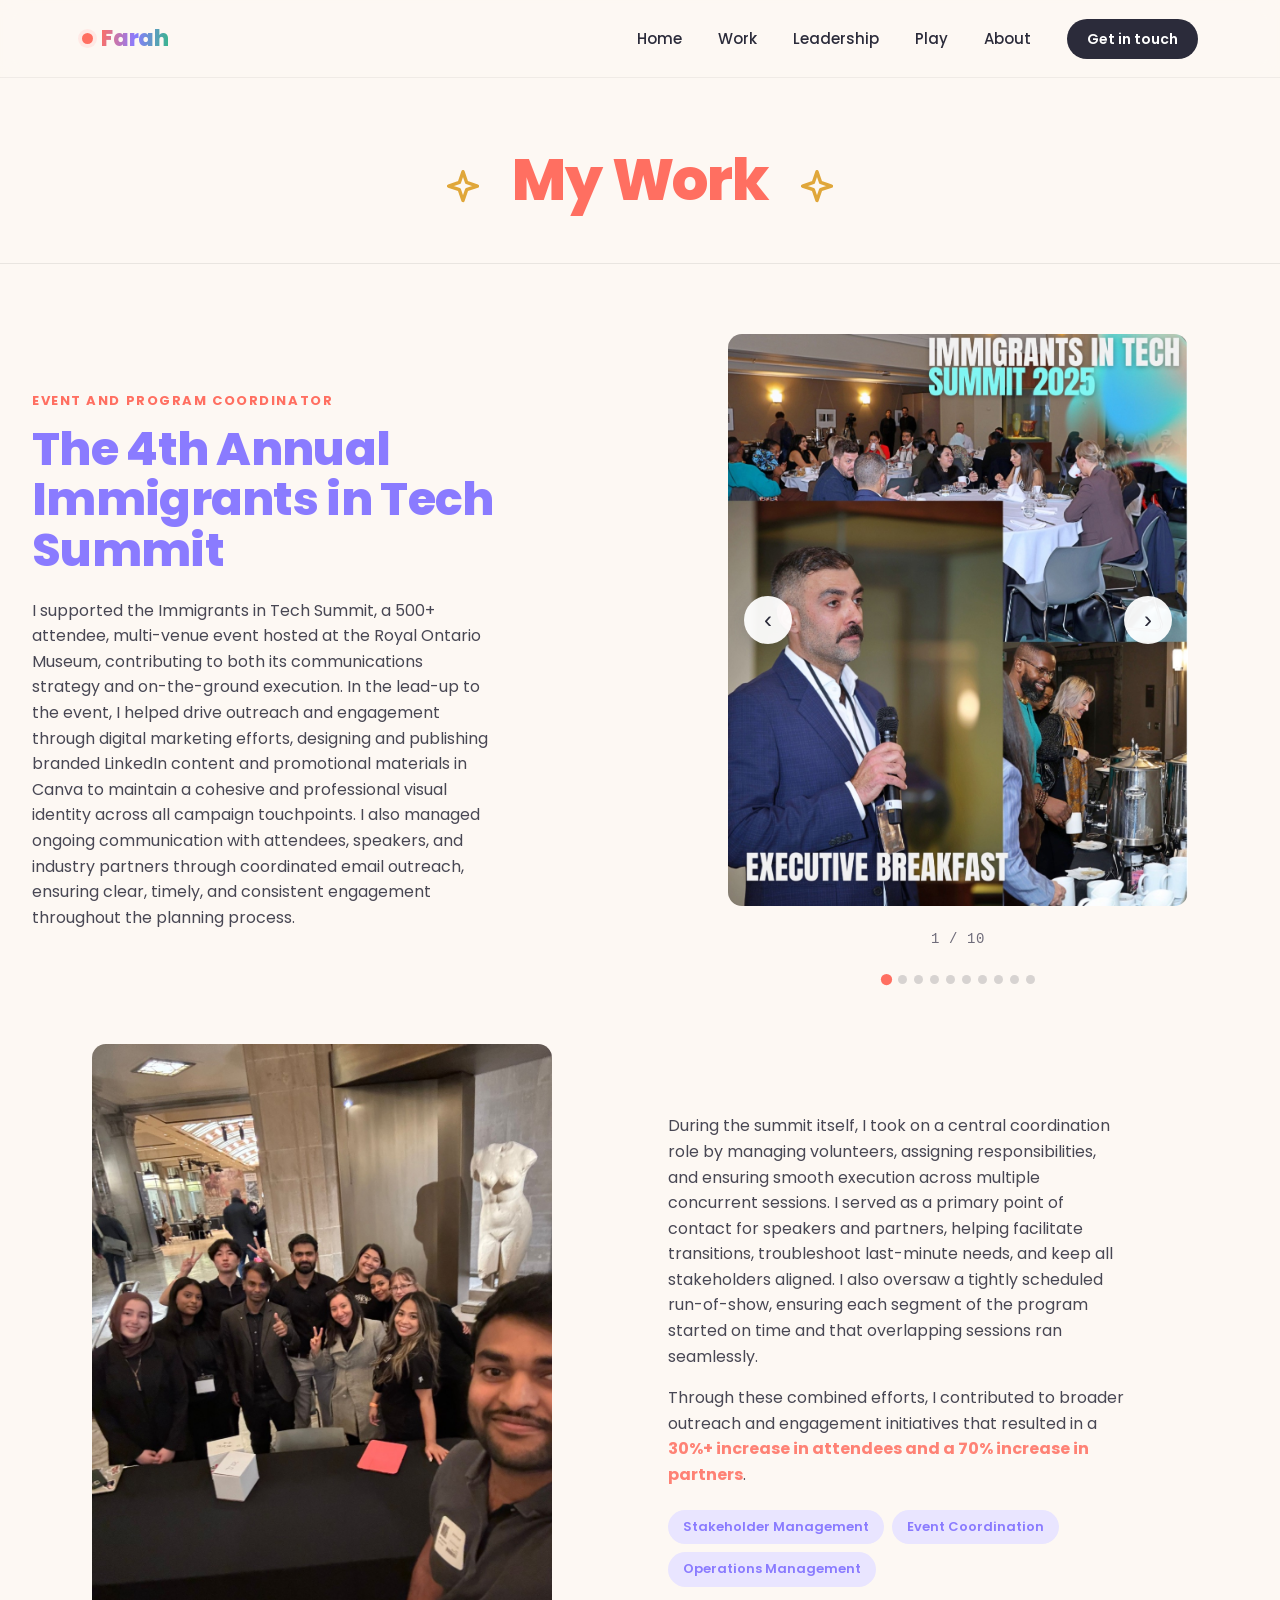
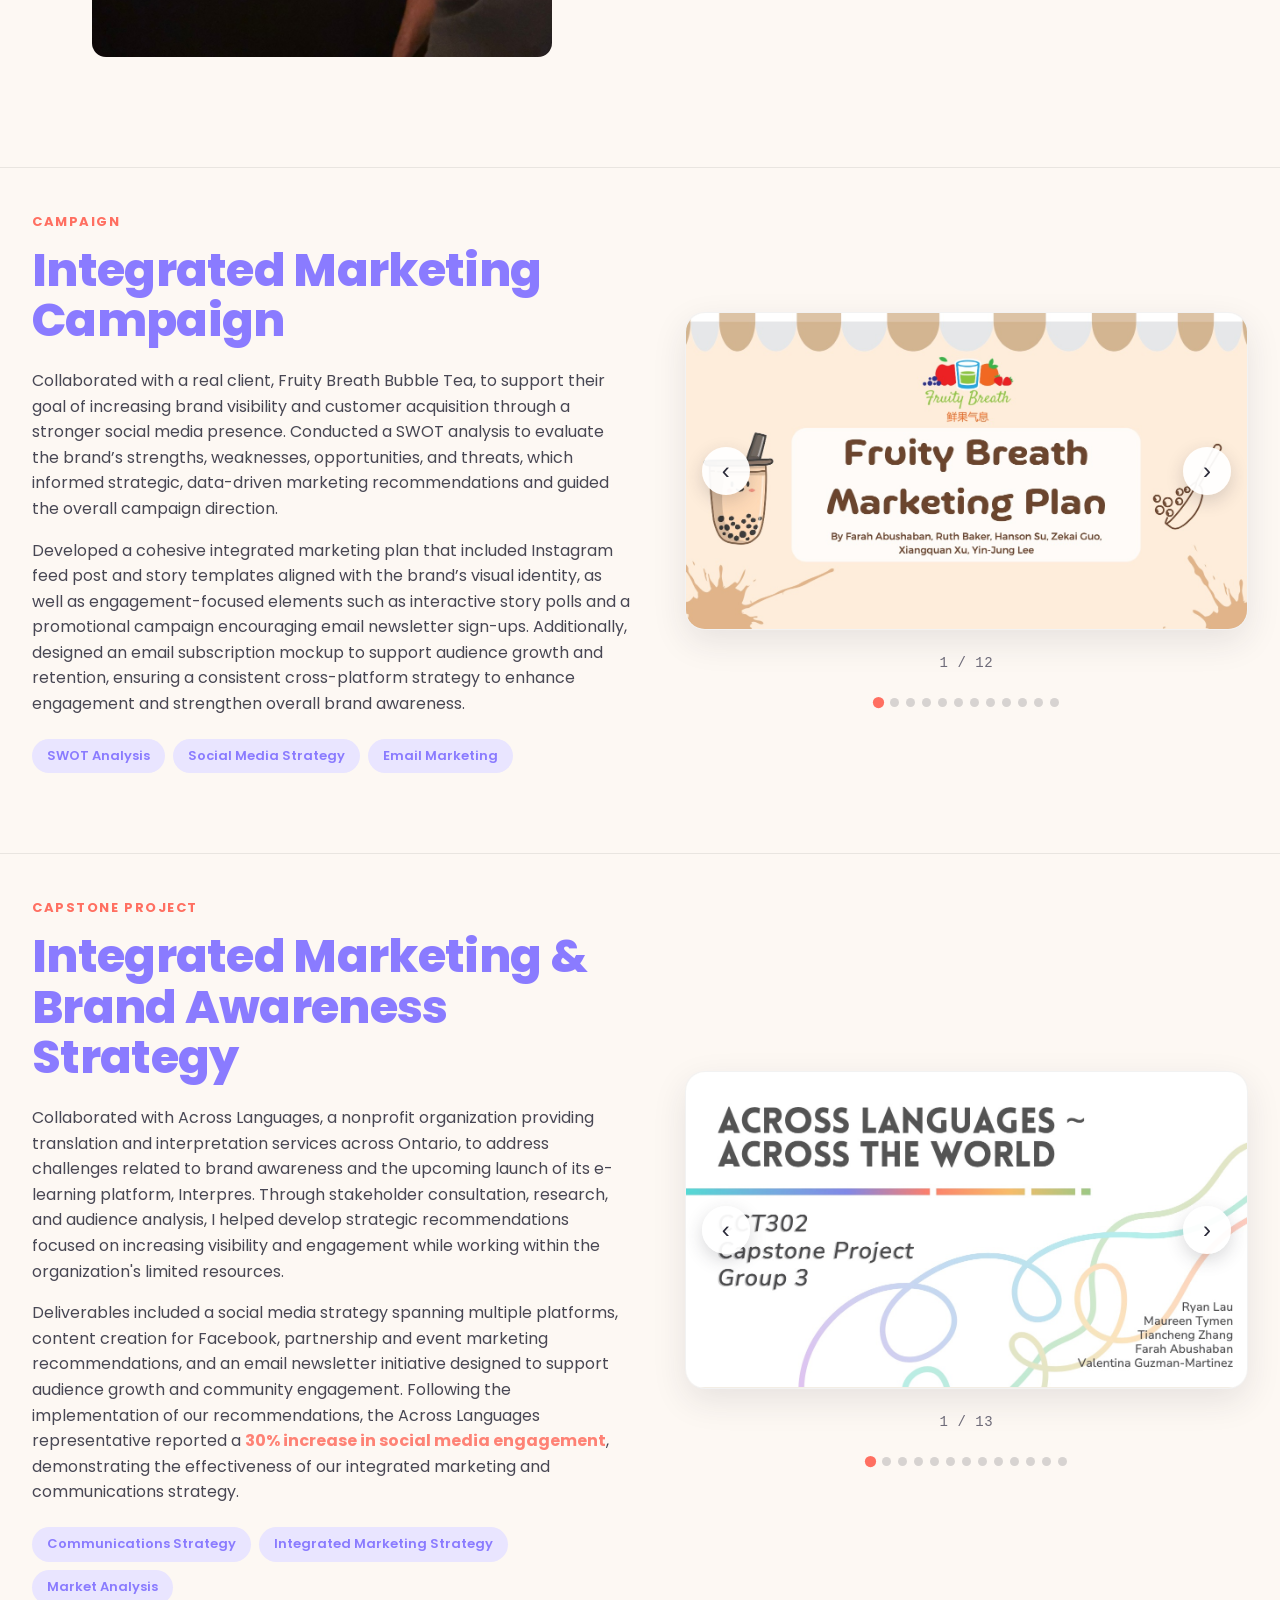
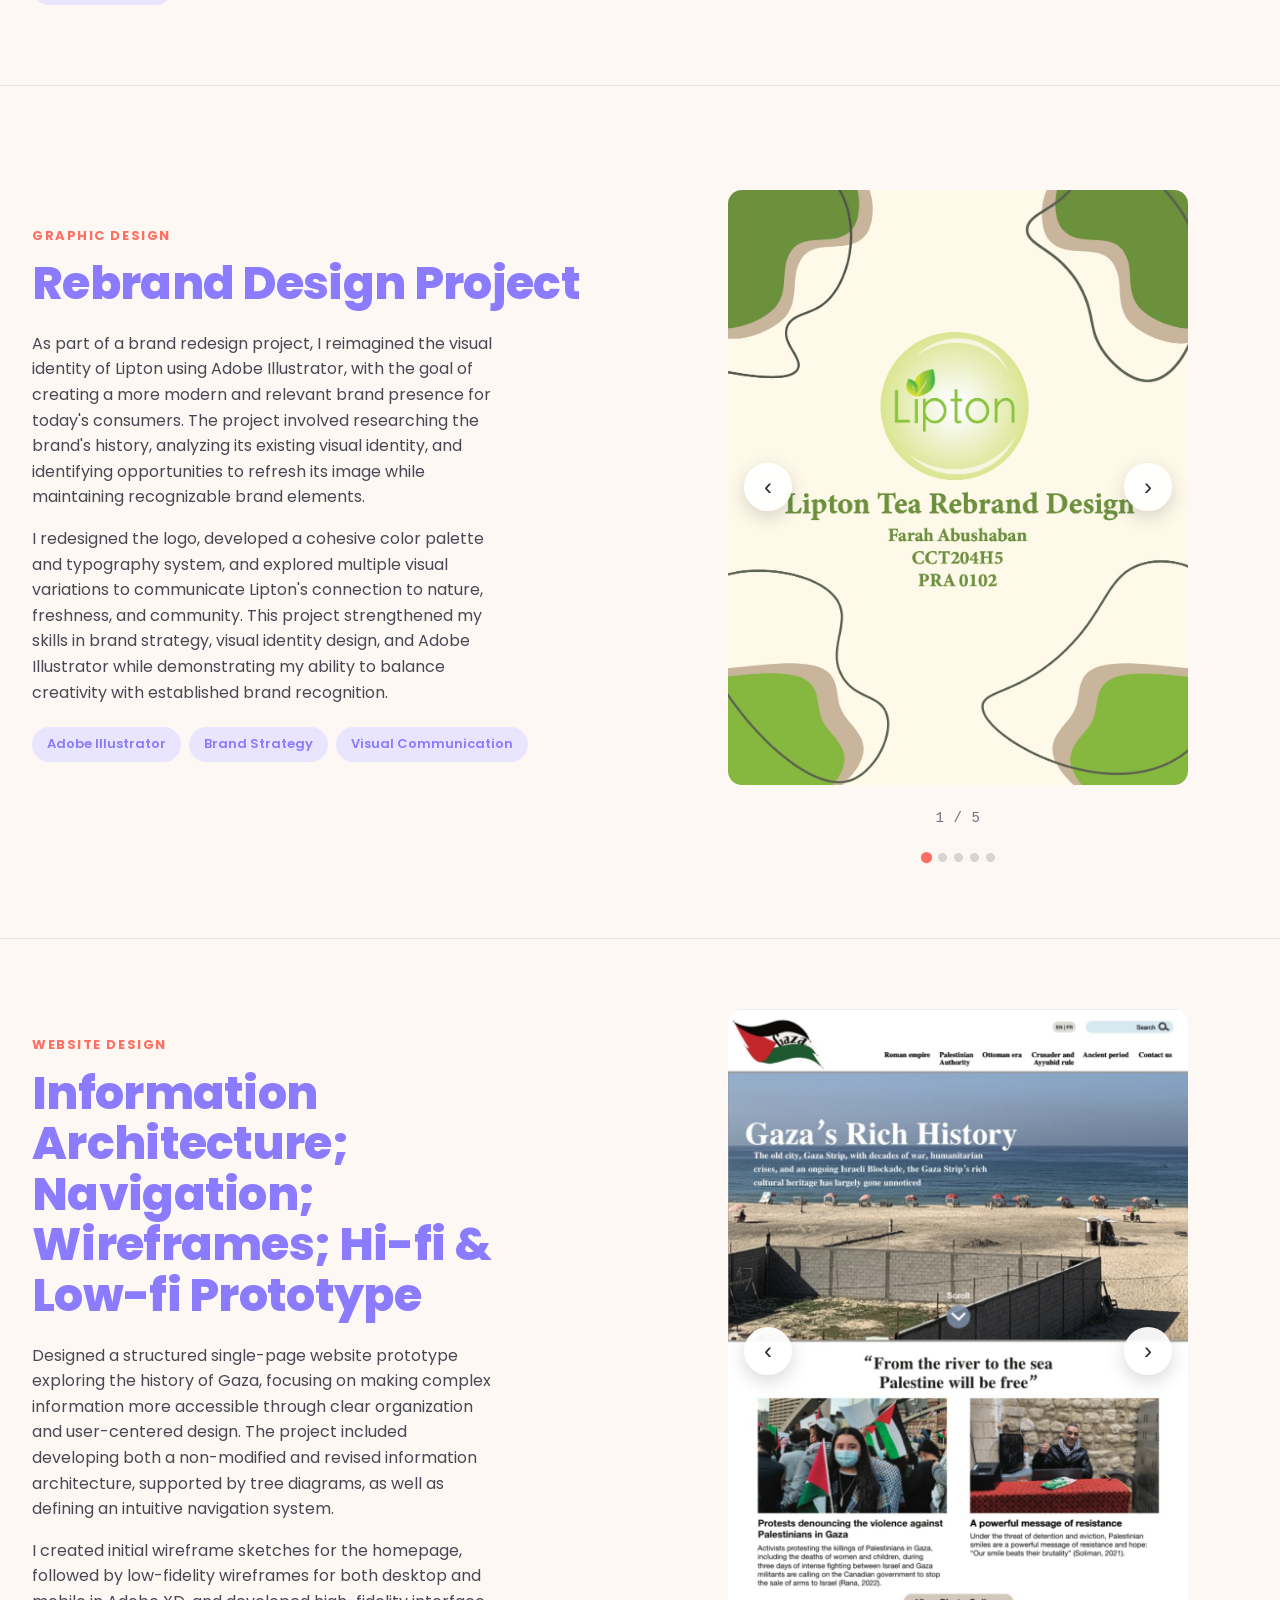
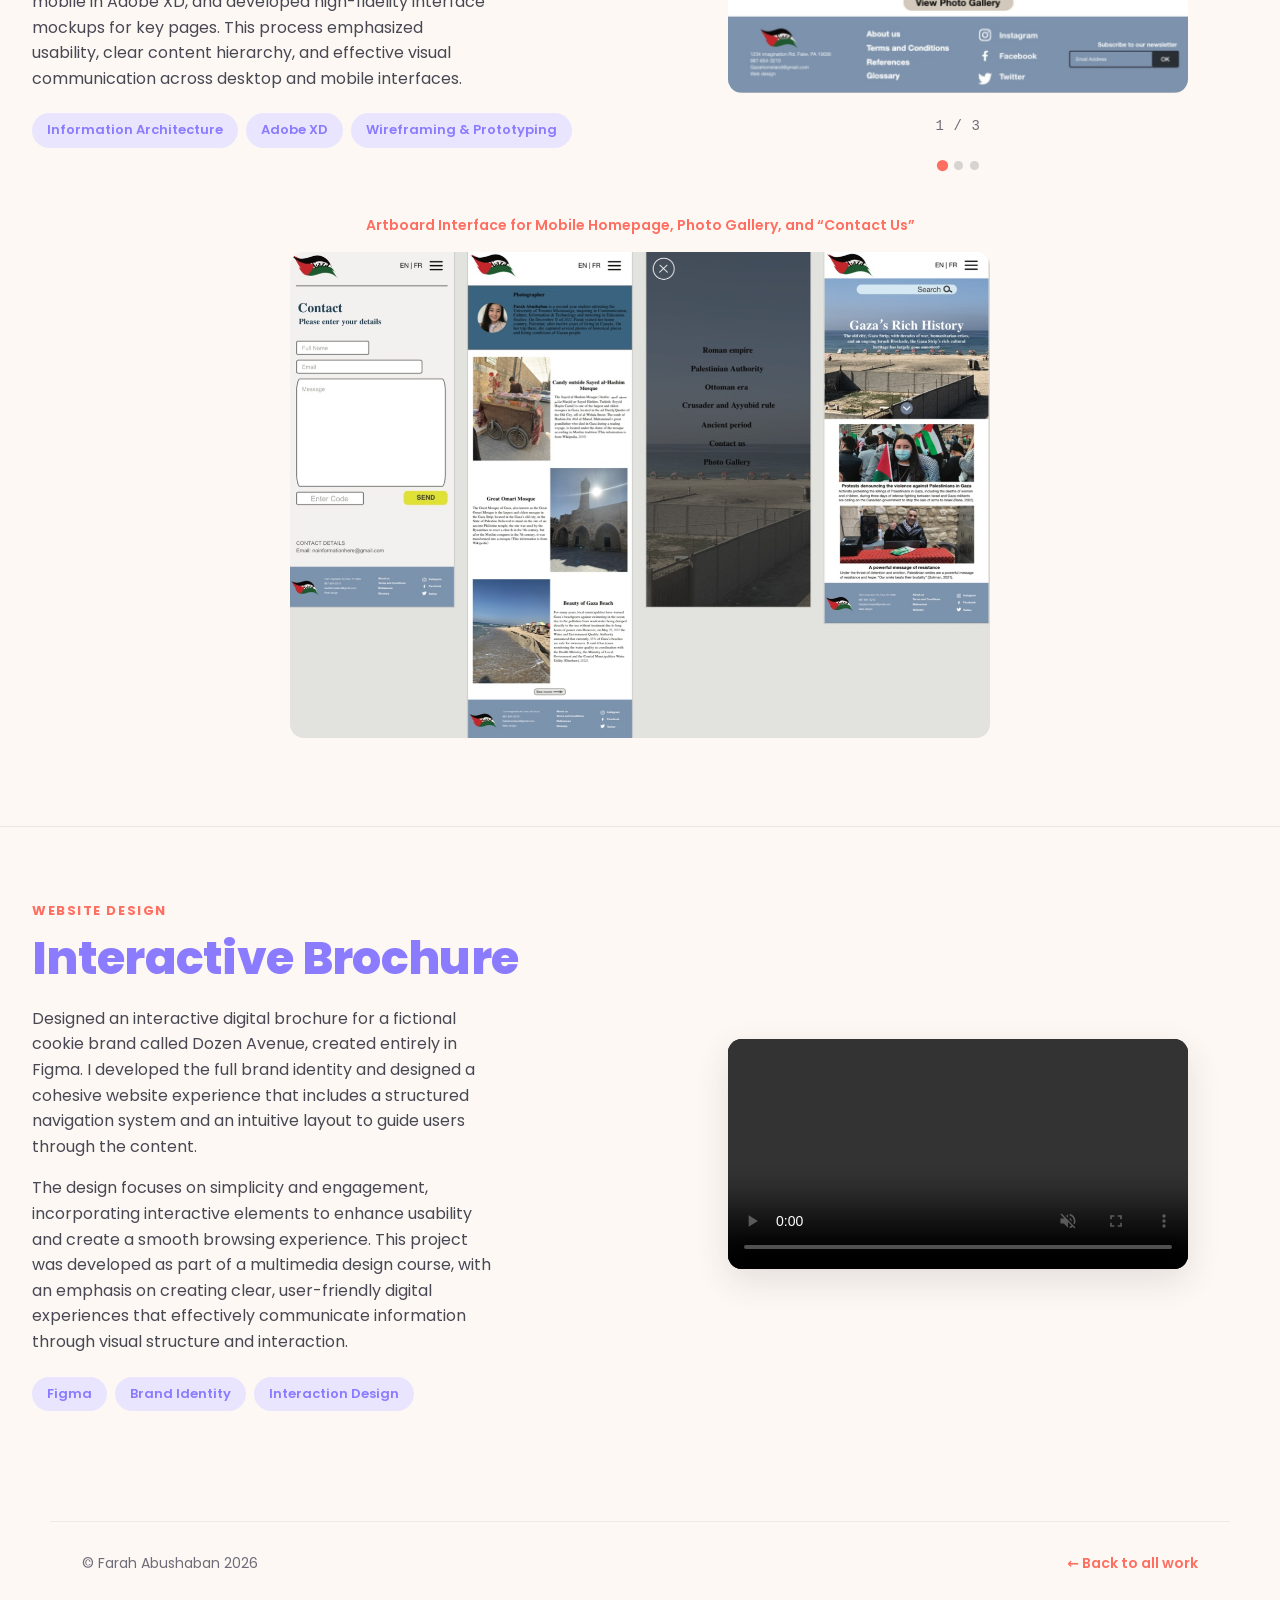
<file: projects/project-one.html>
<!DOCTYPE html>
<html lang="en">
<head>
<meta charset="UTF-8">
<meta name="viewport" content="width=device-width, initial-scale=1">
<title>Selected Work — Farah Abushaban</title>
<link rel="preconnect" href="https://fonts.googleapis.com">
<link rel="preconnect" href="https://fonts.gstatic.com" crossorigin>
<link href="https://fonts.googleapis.com/css2?family=Poppins:wght@400;500;600;700;800&display=swap" rel="stylesheet">
<style>
  :root{
    --bg:#fdf8f3;
    --ink:#2b2b3a;
    --muted:#6f6c7a;
    --accent:#ff6f61;
    --accent-soft:#ffe9e5;
    --violet:#8a7bff;
    --lilac:#e9e5ff;
    --mint:#dcf2e8;
    --butter:#fdeecb;
    --nav-h:78px;
  }
  *{box-sizing:border-box;}
  html{scroll-behavior:smooth;}
  body{
    margin:0;font-family:'Poppins',system-ui,sans-serif;
    background:var(--bg);color:var(--ink);
    -webkit-font-smoothing:antialiased;line-height:1.6;
  }
  a{color:inherit;text-decoration:none;}

  .ph{
    position:relative;background-color:#efe9e2;
    background-image:repeating-linear-gradient(45deg,
      rgba(0,0,0,.045) 0 12px, rgba(0,0,0,0) 12px 24px);
    display:flex;align-items:center;justify-content:center;
    color:#9a958c;font-family:ui-monospace,'SF Mono',Menlo,monospace;
    font-size:12px;letter-spacing:.06em;text-transform:uppercase;overflow:hidden;
  }

  /* ---------- nav ---------- */
  header{
    position:sticky;top:0;z-index:50;height:var(--nav-h);
    background:rgba(253,248,243,.85);backdrop-filter:blur(10px);
    border-bottom:1px solid rgba(0,0,0,.05);
  }
  nav{
    max-width:1180px;margin:0 auto;height:100%;padding:0 32px;
    display:flex;align-items:center;justify-content:space-between;
  }
  .logo{font-weight:800;font-size:22px;letter-spacing:-.01em;display:inline-flex;align-items:center;gap:8px;}
  .logo .dot{width:11px;height:11px;border-radius:50%;background:var(--accent);box-shadow:0 0 0 4px var(--accent-soft);flex:none;transition:transform .25s ease;}
  .logo .name{
    background:linear-gradient(95deg,var(--accent) 0%,var(--violet) 50%,#37b88a 100%);
    -webkit-background-clip:text;background-clip:text;color:transparent;position:relative;
  }
  .logo .name::after{content:"";position:absolute;left:0;right:0;bottom:-3px;height:5px;border-radius:4px;
    background:var(--accent-soft);transform:scaleX(0);transform-origin:left;transition:transform .25s ease;}
  .logo:hover .name::after{transform:scaleX(1);}
  .logo:hover .dot{transform:translateY(-3px) scale(1.15);}
  .nav-back{display:inline-flex;align-items:center;gap:8px;font-weight:600;font-size:15px;color:var(--muted);transition:.18s ease;}
  .nav-back:hover{color:var(--accent);}
  .nav-links{display:flex;align-items:center;gap:36px;font-weight:500;font-size:15px;margin:0;padding:0;}
  .nav-links > li{position:relative;list-style:none;}
  .nav-links ul{list-style:none;margin:0;padding:0;}
  .nav-links a:hover{color:var(--accent);}
  .has-menu > span{cursor:default;display:inline-flex;align-items:center;gap:6px;transition:color .18s ease;}
  .has-menu:hover > span{color:var(--accent);}
  .has-menu > span::after{content:"";width:6px;height:6px;border-right:2px solid currentColor;border-bottom:2px solid currentColor;transform:rotate(45deg);margin-top:-3px;opacity:.6;}
  .dropdown{
    position:absolute;top:calc(100% + 14px);left:50%;transform:translateX(-50%) translateY(8px);
    background:#fff;border-radius:18px;padding:10px;min-width:180px;
    box-shadow:0 18px 40px rgba(43,43,58,.12);
    opacity:0;visibility:hidden;transition:.18s ease;
  }
  .dropdown::before{content:"";position:absolute;top:-16px;left:0;right:0;height:16px;}
  .has-menu:hover .dropdown{opacity:1;visibility:visible;transform:translateX(-50%) translateY(0);}
  .dropdown li a{display:block;padding:10px 14px;border-radius:12px;font-size:14px;color:var(--muted);}
  .dropdown li a:hover{background:var(--accent-soft);color:var(--accent);}
  .nav-cta{
    background:var(--ink);color:#fff;padding:10px 20px;border-radius:999px;
    font-weight:600;font-size:14px;transition:.18s ease;
  }
  .nav-cta:hover{background:var(--accent);color:#fff;}
  @media(max-width:900px){.nav-links{display:none;}}

  /* ---------- project hero ---------- */
  .proj-hero{max-width:1180px;margin:0 auto;padding:56px 32px 20px;}
  .crumb{font-size:13px;font-weight:600;letter-spacing:.08em;text-transform:uppercase;color:var(--violet);margin-bottom:14px;}
  .proj-hero h1{font-size:clamp(34px,4.6vw,58px);font-weight:800;letter-spacing:-.02em;margin:0 0 16px;text-wrap:balance;color:var(--accent);}
  .proj-hero .lede{font-size:19px;color:var(--muted);max-width:42em;margin:0;}

  /* ---------- layout: about + viewer ---------- */
  .case{
    max-width:1320px;margin:0 auto;padding:40px 32px 80px;
    display:grid;grid-template-columns:minmax(0,1fr) clamp(360px,44vw,660px);gap:54px;align-items:center;
    min-height:62vh;
  }
  .meta{display:flex;flex-direction:column;gap:14px;}
  .meta .row{display:flex;flex-direction:column;gap:2px;}
  .meta .k{font-size:12px;font-weight:600;letter-spacing:.07em;text-transform:uppercase;color:var(--violet);}
  .meta .v{font-size:15px;color:var(--ink);}
  .overview p{font-size:16px;color:var(--ink);opacity:.86;margin:0 0 16px;}
  .overview p:last-of-type{margin-bottom:0;}
  .chips{display:flex;flex-wrap:wrap;gap:8px;margin-top:22px;}
  .chip{font-size:13px;font-weight:600;color:var(--violet);background:var(--lilac);padding:7px 15px;border-radius:999px;}

  /* ---------- slides viewer ---------- */
  .viewer{display:flex;flex-direction:column;gap:16px;min-width:0;margin-top:38px;}
  .viewer .page{
    background:#fff;border-radius:20px;overflow:hidden;
    box-shadow:0 12px 34px rgba(43,43,58,.10);border:1px solid rgba(0,0,0,.05);
  }
  .viewer .page img{display:block;width:100%;height:auto;}
  .viewer .page.ph{aspect-ratio:16/10;border-radius:20px;}
  .page-num{
    position:absolute;top:14px;left:14px;background:rgba(43,43,58,.78);color:#fff;
    font-family:ui-monospace,Menlo,monospace;font-size:12px;padding:5px 11px;border-radius:999px;letter-spacing:.04em;
  }
  .embed-wrap{background:#fff;border-radius:20px;overflow:hidden;box-shadow:0 12px 34px rgba(43,43,58,.10);border:1px solid rgba(0,0,0,.05);}
  .embed-wrap iframe{display:block;width:100%;height:78vh;border:0;}

  /* ---------- carousel ---------- */
  .carousel{position:relative;background:#fff;border-radius:20px;overflow:hidden;box-shadow:0 12px 34px rgba(43,43,58,.10);border:1px solid rgba(0,0,0,.05);}
  .carousel .stage{aspect-ratio:16/9;background:#f3ede4;}
  .carousel .stage img{width:100%;height:100%;object-fit:contain;display:block;transition:opacity .45s ease;}
  /* slideshow: no frame, photos shown at their own dimensions */
  .carousel.slideshow{background:none;border:0;border-radius:14px;box-shadow:none;overflow:visible;}
  .carousel.slideshow .stage{aspect-ratio:auto;background:none;border-radius:14px;overflow:hidden;}
  .carousel.slideshow .stage img{width:100%;height:auto;object-fit:contain;}

  /* ---------- project three: two-row media layout ---------- */
  #project-three .case,#project-four .case,#project-five .case,#project-six .case{display:flex;flex-direction:column;gap:0;min-height:0;align-items:stretch;}
  .p3-head{margin-bottom:8px;}
  .p3-row{display:grid;grid-template-columns:1fr 1fr;gap:56px;align-items:center;padding:30px 0;}
  .p3-row.flip{grid-template-columns:1fr 1fr;}
  .p3-row .overview p:first-child{margin-top:0;}
  .p3-row .overview p{max-width:46ch;}
  .p3-row .viewer{margin-top:0;max-width:460px;width:100%;justify-self:center;}
  .p3-row .chips{margin-top:22px;}
  #project-four .p3-row .viewer{transform:translateY(34px);}
  .p3-figure{margin:14px 0 0;text-align:center;}
  .p3-figcap{font-size:14px;font-weight:600;color:var(--accent);margin-bottom:16px;}
  .p3-figure img{width:100%;max-width:700px;height:auto;border-radius:14px;display:inline-block;}
  .p3-video{width:100%;border-radius:14px;display:block;box-shadow:0 12px 34px rgba(43,43,58,.12);background:#000;}
  /* framed-but-fitted carousel for portrait photos */
  .carousel.fitted{background:none;border:0;border-radius:14px;box-shadow:none;overflow:visible;}
  .carousel.fitted .stage{aspect-ratio:auto;background:none;border-radius:14px;overflow:hidden;}
  .carousel.fitted .stage img{width:100%;height:auto;object-fit:contain;}
  @media(max-width:900px){
    .p3-row,.p3-row.flip{grid-template-columns:1fr;gap:24px;}
    .p3-row .viewer{max-width:420px;margin-inline:auto;}
    .p3-row.flip .viewer{order:-1;}
  }
  .nav-arrow{position:absolute;top:50%;transform:translateY(-50%);width:48px;height:48px;border-radius:50%;border:0;
    background:rgba(255,255,255,.94);box-shadow:0 6px 18px rgba(43,43,58,.18);font-size:24px;line-height:1;color:var(--ink);
    cursor:pointer;display:flex;align-items:center;justify-content:center;transition:.18s ease;}
  .nav-arrow:hover{background:var(--accent);color:#fff;transform:translateY(-50%) scale(1.06);}
  .nav-arrow.prev{left:16px;} .nav-arrow.next{right:16px;}
  .carousel-bar{display:flex;align-items:center;justify-content:center;gap:20px;margin-top:6px;}
  .counter{font-family:ui-monospace,Menlo,monospace;color:var(--muted);font-size:14px;letter-spacing:.04em;}
  .dots{display:flex;flex-wrap:wrap;gap:7px;justify-content:center;margin-top:8px;max-width:100%;margin-inline:auto;}
  .dots button{width:9px;height:9px;border-radius:50%;border:0;padding:0;background:rgba(43,43,58,.18);cursor:pointer;transition:.18s ease;}
  .dots button.active{background:var(--accent);transform:scale(1.25);}

  footer{
    max-width:1180px;margin:0 auto;padding:30px 32px 60px;
    display:flex;justify-content:space-between;align-items:center;
    color:var(--muted);font-size:14px;flex-wrap:wrap;gap:12px;border-top:1px solid rgba(0,0,0,.06);
  }
  .footer-back{color:var(--accent);font-weight:600;}

  @media(max-width:1150px){
    .case{grid-template-columns:1fr;gap:30px;padding-top:24px;min-height:0;}
    .viewer{max-width:620px;}
    .overview p{font-size:16px;}
  }

  /* ---------- stacked project sections ---------- */
  .page-hero{text-align:center;}
  .page-hero h1{color:var(--accent);}
  .hero-row{display:flex;align-items:center;justify-content:center;gap:26px;flex-wrap:wrap;}
  .hero-ico{display:inline-flex;align-items:center;gap:16px;}
  .hero-ico svg{width:46px;height:46px;}
  .hero-ico .blob{display:inline-flex;align-items:center;justify-content:center;width:60px;height:60px;border-radius:50%;}
  @media(max-width:600px){.hero-ico svg{width:32px;height:32px;}.hero-ico .blob{width:50px;height:50px;}.hero-row{gap:16px;}}
  [id]{scroll-margin-top:100px;}
  .project{border-top:1px solid rgba(0,0,0,.08);}
  .project:first-of-type{border-top:0;}
  .proj-tag{display:inline-block;font-size:13px;font-weight:700;letter-spacing:.12em;text-transform:uppercase;color:var(--accent);margin-bottom:12px;}
  .proj-title{font-size:clamp(30px,3.6vw,46px);font-weight:800;letter-spacing:-.015em;color:var(--accent);margin:0 0 22px;line-height:1.1;}
  .muted-note{font-size:14.5px;font-style:italic;color:var(--muted);opacity:.9;}
  .ph-stage{aspect-ratio:16/9;background-color:#efe9e2;
    background-image:repeating-linear-gradient(45deg,rgba(0,0,0,.045) 0 12px,rgba(0,0,0,0) 12px 24px);
    display:flex;align-items:center;justify-content:center;color:#9a958c;
    font-family:ui-monospace,Menlo,monospace;font-size:13px;letter-spacing:.06em;text-transform:uppercase;}
</style>
</head>
<body>

  <header>
    <nav>
      <a class="logo" href="../index.html"><span class="dot"></span><span class="name">Farah</span></a>
      <ul class="nav-links">
        <li><a href="../index.html">Home</a></li>
        <li><a href="project-one.html">Work</a></li>
        <li><a href="leadership.html">Leadership</a></li>
        <li><a href="../play.html">Play</a></li>
        <li><a href="../index.html#about">About</a></li>
        <li><a class="nav-cta" href="../index.html#connect">Get in touch</a></li>
      </ul>
    </nav>
  </header>

  <!-- PAGE HERO -->
  <section class="proj-hero page-hero">
    <div class="hero-row">
      <span class="hero-ico left">
        <svg viewBox="0 0 24 24" fill="none" stroke="#e0a73a" stroke-width="1.8" stroke-linecap="round" stroke-linejoin="round"><path d="M12 3.5l1.9 5.6 5.6 1.9-5.6 1.9L12 18.5l-1.9-5.6L4.5 11l5.6-1.9L12 3.5Z"/></svg>
      </span>
      <h1>My Work</h1>
      <span class="hero-ico right">
        <svg viewBox="0 0 24 24" fill="none" stroke="#e0a73a" stroke-width="1.8" stroke-linecap="round" stroke-linejoin="round"><path d="M12 3.5l1.9 5.6 5.6 1.9-5.6 1.9L12 18.5l-1.9-5.6L4.5 11l5.6-1.9L12 3.5Z"/></svg>
      </span>
    </div>
  </section>

  <!-- PROJECT THREE -->
  <section class="project" id="project-three">
    <div class="case">

      <!-- Row 1: heading + intro paragraph (left) + slideshow (right) -->
      <div class="p3-row">
        <div class="overview">
          <span class="proj-tag">Event and Program Coordinator</span>
          <h2 class="proj-title" style="color:var(--violet)">The 4th Annual Immigrants in Tech Summit</h2>
          <p>I supported the Immigrants in Tech Summit, a 500+ attendee, multi-venue event hosted at the Royal Ontario Museum, contributing to both its communications strategy and on-the-ground execution. In the lead-up to the event, I helped drive outreach and engagement through digital marketing efforts, designing and publishing branded LinkedIn content and promotional materials in Canva to maintain a cohesive and professional visual identity across all campaign touchpoints. I also managed ongoing communication with attendees, speakers, and industry partners through coordinated email outreach, ensuring clear, timely, and consistent engagement throughout the planning process.</p>
        </div>
        <div class="viewer">
          <div class="carousel fitted" data-slides="slidesData4">
            <div class="stage"><img class="slide-img" alt="Immigrants in Tech Summit program"></div>
            <button class="nav-arrow prev" aria-label="Previous slide">‹</button>
            <button class="nav-arrow next" aria-label="Next slide">›</button>
          </div>
          <div class="carousel-bar">
            <span class="counter"><span class="cur">1</span> / <span class="total">10</span></span>
          </div>
          <div class="dots"></div>
        </div>
      </div>

      <!-- Row 2: slideshow (left) + coordination paragraph (right) -->
      <div class="p3-row flip">
        <div class="viewer">
          <div class="carousel slideshow" data-slides="slidesData3" data-autoplay>
            <div class="stage"><img class="slide-img" alt="Immigrants in Tech Summit photo"></div>
          </div>
        </div>
        <div class="overview">
          <p>During the summit itself, I took on a central coordination role by managing volunteers, assigning responsibilities, and ensuring smooth execution across multiple concurrent sessions. I served as a primary point of contact for speakers and partners, helping facilitate transitions, troubleshoot last-minute needs, and keep all stakeholders aligned. I also oversaw a tightly scheduled run-of-show, ensuring each segment of the program started on time and that overlapping sessions ran seamlessly.</p>
          <p>Through these combined efforts, I contributed to broader outreach and engagement initiatives that resulted in a <strong style="color:var(--accent);font-weight:700">30%+ increase in attendees and a 70% increase in partners</strong>.</p>
          <div class="chips">
            <span class="chip">Stakeholder Management</span>
            <span class="chip">Event Coordination</span>
            <span class="chip">Operations Management</span>
          </div>
        </div>
      </div>
    </div>
  </section>

  <!-- PROJECT ONE -->
  <section class="project" id="project-one">
    <div class="case">
      <div class="overview">
        <span class="proj-tag">Campaign</span>
        <h2 class="proj-title" style="color:var(--violet)">Integrated Marketing Campaign</h2>
        <p>Collaborated with a real client, Fruity Breath Bubble Tea, to support their goal of increasing brand visibility and customer acquisition through a stronger social media presence. Conducted a SWOT analysis to evaluate the brand’s strengths, weaknesses, opportunities, and threats, which informed strategic, data-driven marketing recommendations and guided the overall campaign direction.</p>
        <p>Developed a cohesive integrated marketing plan that included Instagram feed post and story templates aligned with the brand’s visual identity, as well as engagement-focused elements such as interactive story polls and a promotional campaign encouraging email newsletter sign-ups. Additionally, designed an email subscription mockup to support audience growth and retention, ensuring a consistent cross-platform strategy to enhance engagement and strengthen overall brand awareness.</p>
        <div class="chips">
          <span class="chip">SWOT Analysis</span>
          <span class="chip">Social Media Strategy</span>
          <span class="chip">Email Marketing</span>
        </div>
      </div>
      <div class="viewer">
        <div class="carousel" data-slides="slidesData">
          <div class="stage"><img class="slide-img" alt="Integrated Marketing Campaign slide"></div>
          <button class="nav-arrow prev" aria-label="Previous slide">‹</button>
          <button class="nav-arrow next" aria-label="Next slide">›</button>
        </div>
        <div class="carousel-bar">
          <span class="counter"><span class="cur">1</span> / <span class="total">12</span></span>
        </div>
        <div class="dots"></div>
      </div>
    </div>
  </section>

  <!-- PROJECT TWO -->
  <section class="project" id="project-two">
    <div class="case">
      <div class="overview">
        <span class="proj-tag">Capstone Project</span>
        <h2 class="proj-title" style="color:var(--violet)">Integrated Marketing &amp; Brand Awareness Strategy</h2>
        <p>Collaborated with Across Languages, a nonprofit organization providing translation and interpretation services across Ontario, to address challenges related to brand awareness and the upcoming launch of its e-learning platform, Interpres. Through stakeholder consultation, research, and audience analysis, I helped develop strategic recommendations focused on increasing visibility and engagement while working within the organization's limited resources.</p>
        <p>Deliverables included a social media strategy spanning multiple platforms, content creation for Facebook, partnership and event marketing recommendations, and an email newsletter initiative designed to support audience growth and community engagement. Following the implementation of our recommendations, the Across Languages representative reported a <strong style="color:var(--accent);font-weight:700">30% increase in social media engagement</strong>, demonstrating the effectiveness of our integrated marketing and communications strategy.</p>
        <div class="chips">
          <span class="chip">Communications Strategy</span>
          <span class="chip">Integrated Marketing Strategy</span>
          <span class="chip">Market Analysis</span>
        </div>
      </div>
      <div class="viewer">
        <div class="carousel" data-slides="slidesData2">
          <div class="stage"><img class="slide-img" alt="Integrated Marketing &amp; Brand Awareness Strategy slide"></div>
          <button class="nav-arrow prev" aria-label="Previous slide">‹</button>
          <button class="nav-arrow next" aria-label="Next slide">›</button>
        </div>
        <div class="carousel-bar">
          <span class="counter"><span class="cur">1</span> / <span class="total">13</span></span>
        </div>
        <div class="dots"></div>
      </div>
    </div>
  </section>

  <!-- PROJECT FOUR -->
  <section class="project" id="project-four">
    <div class="case">
      <div class="p3-row">
        <div class="overview">
          <span class="proj-tag">Graphic Design</span>
          <h2 class="proj-title" style="color:var(--violet)">Rebrand Design Project</h2>
          <p>As part of a brand redesign project, I reimagined the visual identity of Lipton using Adobe Illustrator, with the goal of creating a more modern and relevant brand presence for today's consumers. The project involved researching the brand's history, analyzing its existing visual identity, and identifying opportunities to refresh its image while maintaining recognizable brand elements.</p>
          <p>I redesigned the logo, developed a cohesive color palette and typography system, and explored multiple visual variations to communicate Lipton's connection to nature, freshness, and community. This project strengthened my skills in brand strategy, visual identity design, and Adobe Illustrator while demonstrating my ability to balance creativity with established brand recognition.</p>
          <div class="chips">
            <span class="chip">Adobe Illustrator</span>
            <span class="chip">Brand Strategy</span>
            <span class="chip">Visual Communication</span>
          </div>
        </div>
        <div class="viewer">
          <div class="carousel fitted" data-slides="slidesData5">
            <div class="stage"><img class="slide-img" alt="Lipton rebrand design page"></div>
            <button class="nav-arrow prev" aria-label="Previous slide">‹</button>
            <button class="nav-arrow next" aria-label="Next slide">›</button>
          </div>
          <div class="carousel-bar">
            <span class="counter"><span class="cur">1</span> / <span class="total">5</span></span>
          </div>
          <div class="dots"></div>
        </div>
      </div>
    </div>
  </section>

  <!-- PROJECT FIVE -->
  <section class="project" id="project-five">
    <div class="case">
      <div class="p3-row">
        <div class="overview">
          <span class="proj-tag">Website Design</span>
          <h2 class="proj-title" style="color:var(--violet)">Information Architecture; Navigation; Wireframes; Hi-fi &amp; Low-fi Prototype</h2>
          <p>Designed a structured single-page website prototype exploring the history of Gaza, focusing on making complex information more accessible through clear organization and user-centered design. The project included developing both a non-modified and revised information architecture, supported by tree diagrams, as well as defining an intuitive navigation system.</p>
          <p>I created initial wireframe sketches for the homepage, followed by low-fidelity wireframes for both desktop and mobile in Adobe XD, and developed high-fidelity interface mockups for key pages. This process emphasized usability, clear content hierarchy, and effective visual communication across desktop and mobile interfaces.</p>
          <div class="chips">
            <span class="chip">Information Architecture</span>
            <span class="chip">Adobe XD</span>
            <span class="chip">Wireframing &amp; Prototyping</span>
          </div>
        </div>
        <div class="viewer">
          <div class="carousel fitted" data-slides="slidesData6">
            <div class="stage"><img class="slide-img" alt="Gaza history website design"></div>
            <button class="nav-arrow prev" aria-label="Previous slide">‹</button>
            <button class="nav-arrow next" aria-label="Next slide">›</button>
          </div>
          <div class="carousel-bar">
            <span class="counter"><span class="cur">1</span> / <span class="total">3</span></span>
          </div>
          <div class="dots"></div>
        </div>
      </div>
      <figure class="p3-figure">
        <figcaption class="p3-figcap">Artboard Interface for Mobile Homepage, Photo Gallery, and &ldquo;Contact Us&rdquo;</figcaption>
        <img src="[data-uri]" alt="Mobile artboard interface for homepage, photo gallery, and contact us">
      </figure>
    </div>
  </section>

  <!-- PROJECT SIX -->
  <section class="project" id="project-six">
    <div class="case">
      <div class="p3-row">
        <div class="overview">
          <span class="proj-tag">Website Design</span>
          <h2 class="proj-title" style="color:var(--violet)">Interactive Brochure</h2>
          <p>Designed an interactive digital brochure for a fictional cookie brand called Dozen Avenue, created entirely in Figma. I developed the full brand identity and designed a cohesive website experience that includes a structured navigation system and an intuitive layout to guide users through the content.</p>
          <p>The design focuses on simplicity and engagement, incorporating interactive elements to enhance usability and create a smooth browsing experience. This project was developed as part of a multimedia design course, with an emphasis on creating clear, user-friendly digital experiences that effectively communicate information through visual structure and interaction.</p>
          <div class="chips">
            <span class="chip">Figma</span>
            <span class="chip">Brand Identity</span>
            <span class="chip">Interaction Design</span>
          </div>
        </div>
        <div class="viewer">
          <video class="p3-video" id="brochureVideo" muted playsinline loop controls preload="metadata">
            <source src="files/interactive-brochure.mp4" type="video/mp4">
            Your browser does not support embedded video.
          </video>
        </div>
      </div>
    </div>
  </section>

  <footer>
    <span>© Farah Abushaban 2026</span>
    <a class="footer-back" href="../index.html">← Back to all work</a>
  </footer>

<script id="slidesData" type="application/json">["files/p1/s1.jpg","files/p1/s2.jpg","files/p1/s3.jpg","files/p1/s4.jpg","files/p1/s5.jpg","files/p1/s6.jpg","files/p1/s7.jpg","files/p1/s8.jpg","files/p1/s9.jpg","files/p1/s10.jpg","files/p1/s11.jpg","files/p1/s12.jpg"]</script>
<script id="slidesData2" type="application/json">["files/p2/s1.jpg","files/p2/s2.jpg","files/p2/s3.jpg","files/p2/s4.jpg","files/p2/s5.jpg","files/p2/s6.jpg","files/p2/s7.jpg","files/p2/s8.jpg","files/p2/s9.jpg","files/p2/s10.jpg","files/p2/s11.jpg","files/p2/s12.jpg","files/p2/s13.jpg"]</script>
<script id="slidesData3" type="application/json">["files/photos/s1.jpg","files/photos/s2.jpg","files/photos/s3.jpg","files/photos/s4.jpg"]</script>
<script id="slidesData4" type="application/json">["files/summit/p1.jpg","files/summit/p2.jpg","files/summit/p3.jpg","files/summit/p4.jpg","files/summit/p5.jpg","files/summit/p6.jpg","files/summit/p7.jpg","files/summit/p8.jpg","files/summit/p9.jpg","files/summit/p10.jpg"]</script>
<script id="slidesData5" type="application/json">["files/rebrand/s1.jpg","files/rebrand/s2.jpg","files/rebrand/s3.jpg","files/rebrand/s4.jpg","files/rebrand/s5.jpg"]</script>
<script id="slidesData6" type="application/json">["files/web/s1.jpg","files/web/s2.jpg","files/web/s3.jpg"]</script>
<script>
(function(){
  document.querySelectorAll('.viewer').forEach(function(viewer){
    var car = viewer.querySelector('.carousel');
    if(!car) return;
    var dataId = car.getAttribute('data-slides');
    if(!dataId) return;
    var dataEl = document.getElementById(dataId);
    if(!dataEl) return;
    var slides = JSON.parse(dataEl.textContent);
    if(!slides.length) return;
    var img = viewer.querySelector('.slide-img');
    var cur = viewer.querySelector('.cur');
    var total = viewer.querySelector('.total');
    var dotsWrap = viewer.querySelector('.dots');
    var prevBtn = viewer.querySelector('.prev');
    var nextBtn = viewer.querySelector('.next');
    var auto = car.hasAttribute('data-autoplay');
    var i = 0, timer = null, started = false;
    if(total) total.textContent = slides.length;
    var dots = [];
    if(dotsWrap){
      slides.forEach(function(_, idx){
        var b = document.createElement('button');
        b.setAttribute('aria-label','Go to slide '+(idx+1));
        b.addEventListener('click', function(){ show(idx); restart(); });
        dotsWrap.appendChild(b);
      });
      dots = dotsWrap.children;
    }
    function paint(){
      if(cur) cur.textContent = i + 1;
      for(var k=0;k<dots.length;k++){ dots[k].className = (k===i)?'active':''; }
    }
    function show(n){
      i = (n + slides.length) % slides.length;
      paint();
      if(!started){ img.src = slides[i]; started = true; return; }
      img.style.opacity = 0;
      setTimeout(function(){ img.src = slides[i]; img.style.opacity = 1; }, 230);
    }
    function restart(){
      if(!auto) return;
      clearInterval(timer);
      timer = setInterval(function(){ show(i+1); }, 3800);
    }
    if(prevBtn) prevBtn.addEventListener('click', function(){ show(i-1); restart(); });
    if(nextBtn) nextBtn.addEventListener('click', function(){ show(i+1); restart(); });

    // Lazy: if slides are separate files (not inlined data URIs), wait until the
    // carousel scrolls near the viewport before fetching the first image.
    var isLazy = typeof slides[0] === 'string' && slides[0].indexOf('data:') !== 0;
    if(isLazy && 'IntersectionObserver' in window){
      paint(); // show counter/dots immediately, but don't load image yet
      var lazyIO = new IntersectionObserver(function(entries){
        entries.forEach(function(e){
          if(e.isIntersecting){ show(0); restart(); lazyIO.disconnect(); }
        });
      }, {rootMargin:'300px'});
      lazyIO.observe(viewer);
    } else {
      show(0);
      restart();
    }
  });

  // Autoplay the brochure video when its section scrolls into view
  var vid = document.getElementById('brochureVideo');
  var sec = document.getElementById('project-six');
  if(vid && sec && 'IntersectionObserver' in window){
    var io = new IntersectionObserver(function(entries){
      entries.forEach(function(e){
        if(e.isIntersecting){ var p = vid.play(); if(p && p.catch){ p.catch(function(){}); } }
        else { vid.pause(); }
      });
    }, {threshold:0.35});
    io.observe(sec);
  }

  // Center the target section when arriving via a hash link (or align its top if it's taller than the viewport)
  function centerHash(){
    var h = location.hash;
    if(!h || h.length < 2) return;
    var el = document.getElementById(h.slice(1));
    if(!el) return;
    requestAnimationFrame(function(){
      var rect = el.getBoundingClientRect();
      var vh = window.innerHeight;
      var top;
      if(rect.height >= vh - 120){
        top = window.pageYOffset + rect.top - 90; // tall section: keep title visible
      } else {
        top = window.pageYOffset + rect.top - (vh - rect.height) / 2; // center it
      }
      window.scrollTo({ top: Math.max(0, top), behavior: 'auto' });
    });
  }
  window.addEventListener('load', function(){ setTimeout(centerHash, 60); });
  window.addEventListener('hashchange', centerHash);
})();
</script>
</body>
</html>
</file>
